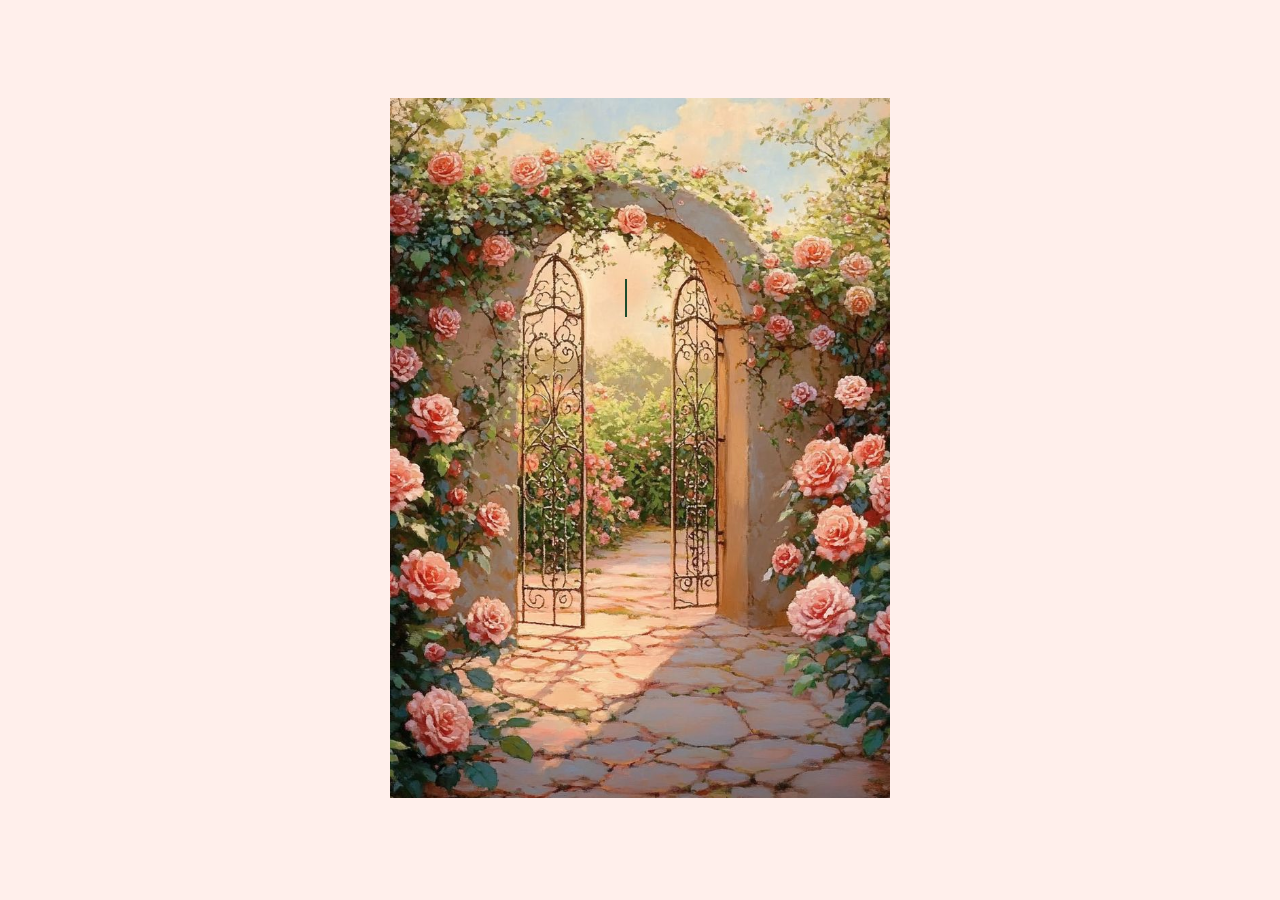
<file: index.html>
<!DOCTYPE html>
<html>
  <head>
    <meta charset= "UTF-8">
    <meta name = "viewport" content = "width = device-width, initial-scale = 1.0">
    <link rel="stylesheet" href = "style.css">
    <title>Valentines Day Card</title>
  </head>
  <body>
    <div class = "container">
      <h1 class = "cursor typewriter-animation"> Enter the Door</h1>
    <a href ="page2.html">  <img src = "door.jpeg" class = "door"> </a>
      
  
    </div>
    <script src = "app.js"></script>  
  </body>
</html>
</file>
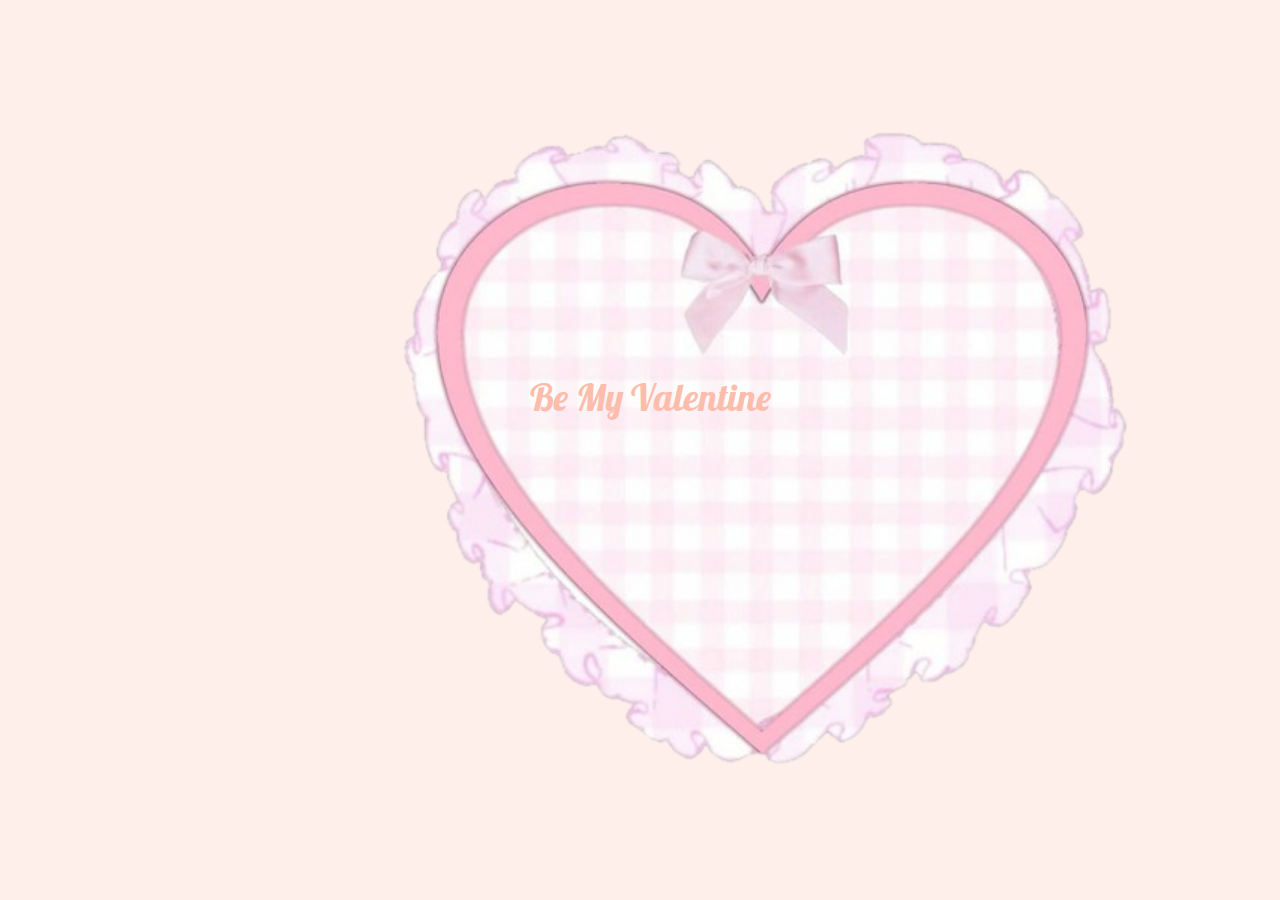
<file: page2.html>
<!DOCTYPE html>
<html>
  <head>
    <meta charset= "UTF-8">
    <meta name = "viewport" content = "width = device-width, initial-scale = 1.0">
    <link rel="stylesheet" href = "style.css">
    <title>Valentines Day Card</title>
  </head>
  <body>
      <div class = "container">
        <p class = "p">Be My Valentine</p>
     <img src = "pink3.png" class = "pink">
      
  
    </div>
    <script src = "app.js"></script>  
  </body>
</html>
</file>
<file: style.css>
@import url('https://fonts.googleapis.com/css2?family=Yellowtail&display=swap');
@import url('https://fonts.googleapis.com/css2?family=Lobster&family=Yellowtail&display=swap');

body, html {
  margin: 0;
  padding: 0;
  box-sizing: border-box;
  font-family: "Lobster", serif;
  font-weight: 400;
  font-style: normal;
  background-color: #ffefeb;
  height: 100%;
  display: flex;
  justify-content: center;
  align-items: center;
  text-align: center;
}

.container {
  width: 100%;
  padding: 20px;
  position: relative; /* Ensure absolute positioning inside */
}

h1 {
  font-family: "Lobster", serif;
  font-weight: 400;
  font-style: normal;
  color: #ffffff; /* Fixed text color */
  font-size: 40px;
  margin: 0;
  padding: 0;
  position: absolute;
  margin-top: 200px;
  margin-left: 220px;
}

.door {
  width: 500px;
  height: 700px;
}

.cursor {
  position: absolute;
  width: 0; /* Start with no width */
  color: #fcb0cc;
  font-size: 30px;
  text-align: center;
  white-space: nowrap;
  overflow: hidden;
  transform: translateY(-50%);
  margin-top: 200px;
  margin-left: 235px;
  border-right: 2px solid RGB(29, 76, 44); /* Cursor effect */
  animation: typewriter 2s steps(22) 1 normal both, /* Adjusted steps */
             blinkingCursor 500ms steps(13) infinite normal;
}

@keyframes typewriter {
  from { width: 0; }
  to { width: 220px; } /* Adjusted width for longer text */
}

@keyframes blinkingCursor {
  50% { border-right-color: transparent; }
}

.pink{
  width: 150%;
  height: 150%;
  justify-content: center;
  align-items: center;
}

.p{
  color: #fdbdac;
  position: absolute;
  font-size: 38px;
  margin-top: 300px;
  margin-left: 140px;
}
</file>
